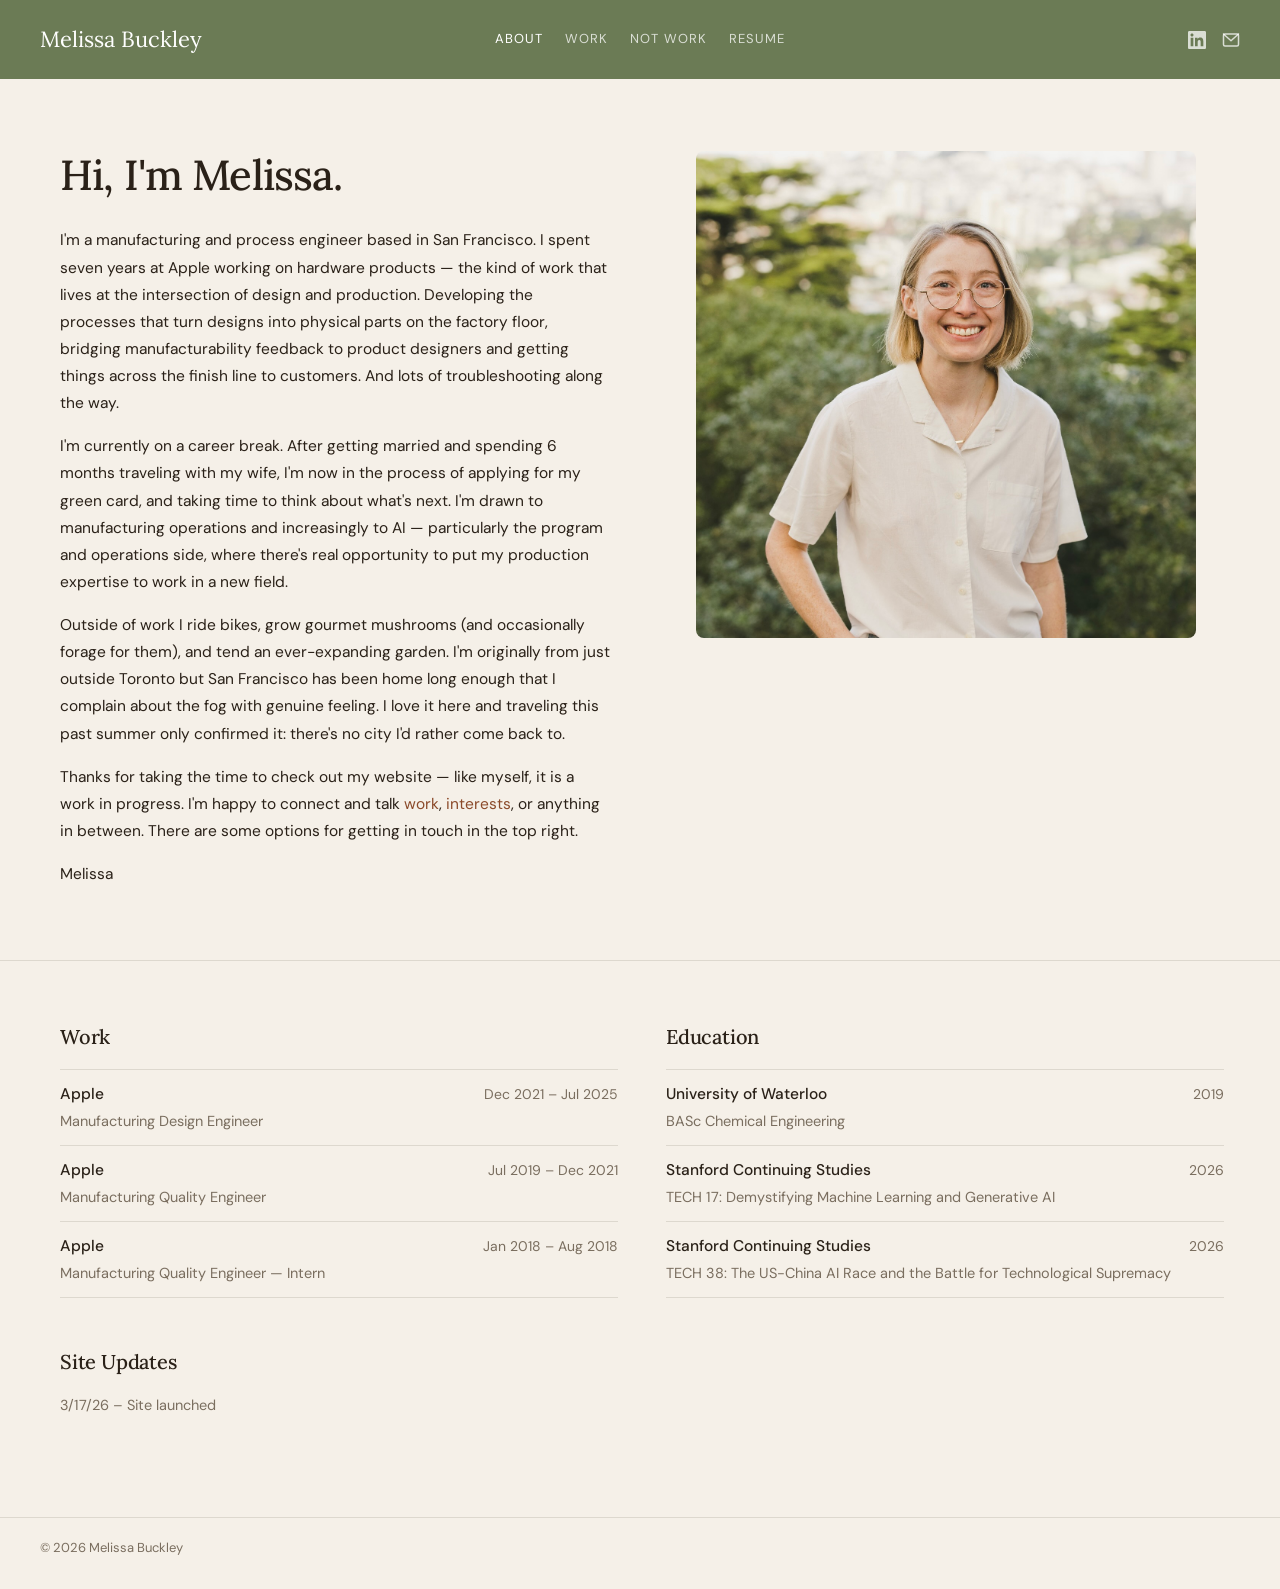
<file: index.html>
<!DOCTYPE html>
<html lang="en">
  <head>
    <meta charset="UTF-8" />
    <meta http-equiv="refresh" content="0; url=pages/about.html" />
    <script>window.location.href = "pages/about.html";</script>
    <title>Melissa Buckley</title>
  </head>
  <body></body>
</html>
</file>
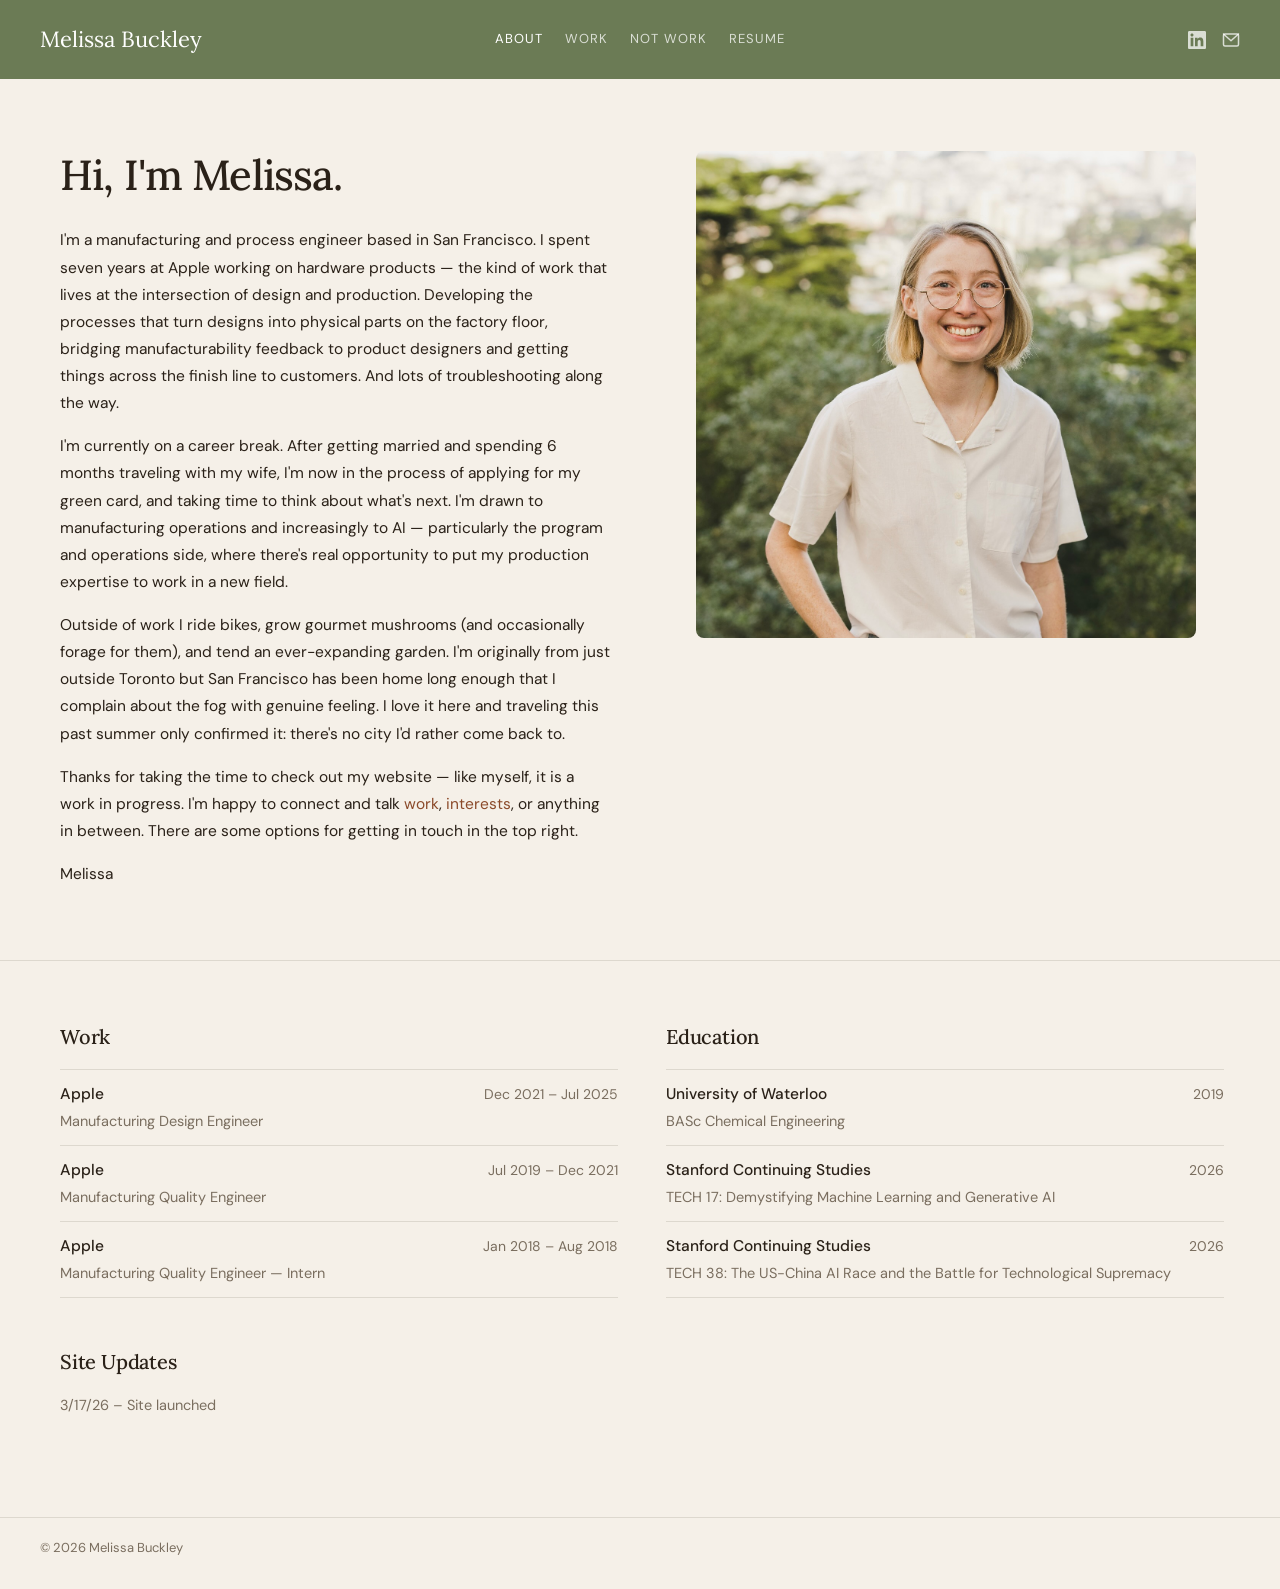
<file: pages/about.html>
<!DOCTYPE html>
<html lang="en">
  <head>
    <meta charset="UTF-8" />
    <meta name="viewport" content="width=device-width, initial-scale=1" />
    <title>Melissa Buckley — About</title>
    <meta
      name="description"
      content="About Melissa Buckley — manufacturing and process engineer based in San Francisco, on a career break and exploring what's next."
    />
    <link
      href="https://fonts.googleapis.com/css2?family=Lora:ital,wght@0,400;0,500;1,400&family=DM+Sans:wght@300;400;500&display=swap"
      rel="stylesheet"
    />
    <link rel="stylesheet" href="../css/style.css" />
  </head>
  <body>
    <header class="site-header">
      <div class="container nav-container">
        <a class="nav-brand" href="about.html">Melissa Buckley</a>
        <nav class="nav-links">
          <a href="about.html">About</a>
          <a href="work.html">Work</a>
          <a href="not-work.html">Not Work</a>
          <a href="../assets/Melissa_Buckley_Resume_2026.pdf" target="_blank" rel="noreferrer">Resume</a>
        </nav>
        <div class="nav-icons">
          <a href="https://www.linkedin.com/in/melissa-buckley-05/" target="_blank" rel="noreferrer" aria-label="LinkedIn">
            <svg width="18" height="18" viewBox="0 0 24 24" fill="currentColor"><path d="M20.447 20.452h-3.554v-5.569c0-1.328-.027-3.037-1.852-3.037-1.853 0-2.136 1.445-2.136 2.939v5.667H9.351V9h3.414v1.561h.046c.477-.9 1.637-1.85 3.37-1.85 3.601 0 4.267 2.37 4.267 5.455v6.286zM5.337 7.433c-1.144 0-2.063-.926-2.063-2.065 0-1.138.92-2.063 2.063-2.063 1.14 0 2.064.925 2.064 2.063 0 1.139-.925 2.065-2.064 2.065zm1.782 13.019H3.555V9h3.564v11.452zM22.225 0H1.771C.792 0 0 .774 0 1.729v20.542C0 23.227.792 24 1.771 24h20.451C23.2 24 24 23.227 24 22.271V1.729C24 .774 23.2 0 22.222 0h.003z"/></svg>
          </a>
          <a href="mailto:melbuckley05@gmail.com" aria-label="Email">
            <svg width="18" height="18" viewBox="0 0 24 24" fill="none" stroke="currentColor" stroke-width="2" stroke-linecap="round" stroke-linejoin="round"><rect x="2" y="4" width="20" height="16" rx="2"/><polyline points="2,4 12,13 22,4"/></svg>
          </a>
        </div>
      </div>
    </header>

    <main>
      <section class="about-hero">
        <div class="about-hero-content">
          <h1 class="about-hero-title">Hi, I'm Melissa.</h1>
          <p>
            I'm a manufacturing and process engineer based in San Francisco. I spent seven years at Apple working on hardware products — the kind of work that lives at the intersection of design and production. Developing the processes that turn designs into physical parts on the factory floor, bridging manufacturability feedback to product designers and getting things across the finish line to customers. And lots of troubleshooting along the way.
          </p>
          <p>
            I'm currently on a career break. After getting married and spending 6 months traveling with my wife, I'm now in the process of applying for my green card, and taking time to think about what's next. I'm drawn to manufacturing operations and increasingly to AI — particularly the program and operations side, where there's real opportunity to put my production expertise to work in a new field.
          </p>
          <p>
            Outside of work I ride bikes, grow gourmet mushrooms (and occasionally forage for them), and tend an ever-expanding garden. I'm originally from just outside Toronto but San Francisco has been home long enough that I complain about the fog with genuine feeling. I love it here and traveling this past summer only confirmed it: there's no city I'd rather come back to.
          </p>
          <p>
            Thanks for taking the time to check out my website — like myself, it is a work in progress. I'm happy to connect and talk <a href="work.html">work</a>, <a href="not-work.html">interests</a>, or anything in between. There are some options for getting in touch in the top right.
          </p>
          <p>Melissa</p>
        </div>
        <div class="about-hero-photo">
          <img src="../assets/melissa-headshot.png" alt="Melissa Buckley" />
        </div>
      </section>

      <section>
        <div class="about-lower">

          <div class="about-summary-grid">

            <div>
              <h4 class="about-summary-heading">Work</h4>
              <div class="about-summary-list">

                <div class="about-summary-item">
                  <div class="about-summary-meta">
                    <span class="about-summary-company">Apple</span>
                    <span class="about-summary-date">Dec 2021 – Jul 2025</span>
                  </div>
                  <div class="about-summary-role">Manufacturing Design Engineer</div>
                </div>

                <div class="about-summary-item">
                  <div class="about-summary-meta">
                    <span class="about-summary-company">Apple</span>
                    <span class="about-summary-date">Jul 2019 – Dec 2021</span>
                  </div>
                  <div class="about-summary-role">Manufacturing Quality Engineer</div>
                </div>

                <div class="about-summary-item">
                  <div class="about-summary-meta">
                    <span class="about-summary-company">Apple</span>
                    <span class="about-summary-date">Jan 2018 – Aug 2018</span>
                  </div>
                  <div class="about-summary-role">Manufacturing Quality Engineer — Intern</div>
                </div>

              </div>
            </div>

            <div>
              <h4 class="about-summary-heading">Education</h4>
              <div class="about-summary-list">

                <div class="about-summary-item">
                  <div class="about-summary-meta">
                    <span class="about-summary-company">University of Waterloo</span>
                    <span class="about-summary-date">2019</span>
                  </div>
                  <div class="about-summary-role">BASc Chemical Engineering</div>
                </div>

                <div class="about-summary-item">
                  <div class="about-summary-meta">
                    <span class="about-summary-company">Stanford Continuing Studies</span>
                    <span class="about-summary-date">2026</span>
                  </div>
                  <div class="about-summary-role">TECH 17: Demystifying Machine Learning and Generative AI</div>
                </div>

                <div class="about-summary-item">
                  <div class="about-summary-meta">
                    <span class="about-summary-company">Stanford Continuing Studies</span>
                    <span class="about-summary-date">2026</span>
                  </div>
                  <div class="about-summary-role">TECH 38: The US-China AI Race and the Battle for Technological Supremacy</div>
                </div>

              </div>
            </div>

          </div>

          <h4 class="about-summary-heading" style="margin-top: 48px;">Site Updates</h4>
          <div class="about-summary-list about-updates" style="max-width: 400px;">
            <div>3/17/26 – Site launched</div>
          </div>

        </div>
      </section>
    </main>

    <footer class="site-footer">
      <div class="container footer-content">
        <span>© 2026 Melissa Buckley</span>
      </div>
    </footer>

    <script src="../js/main.js"></script>
  </body>
</html>
</file>
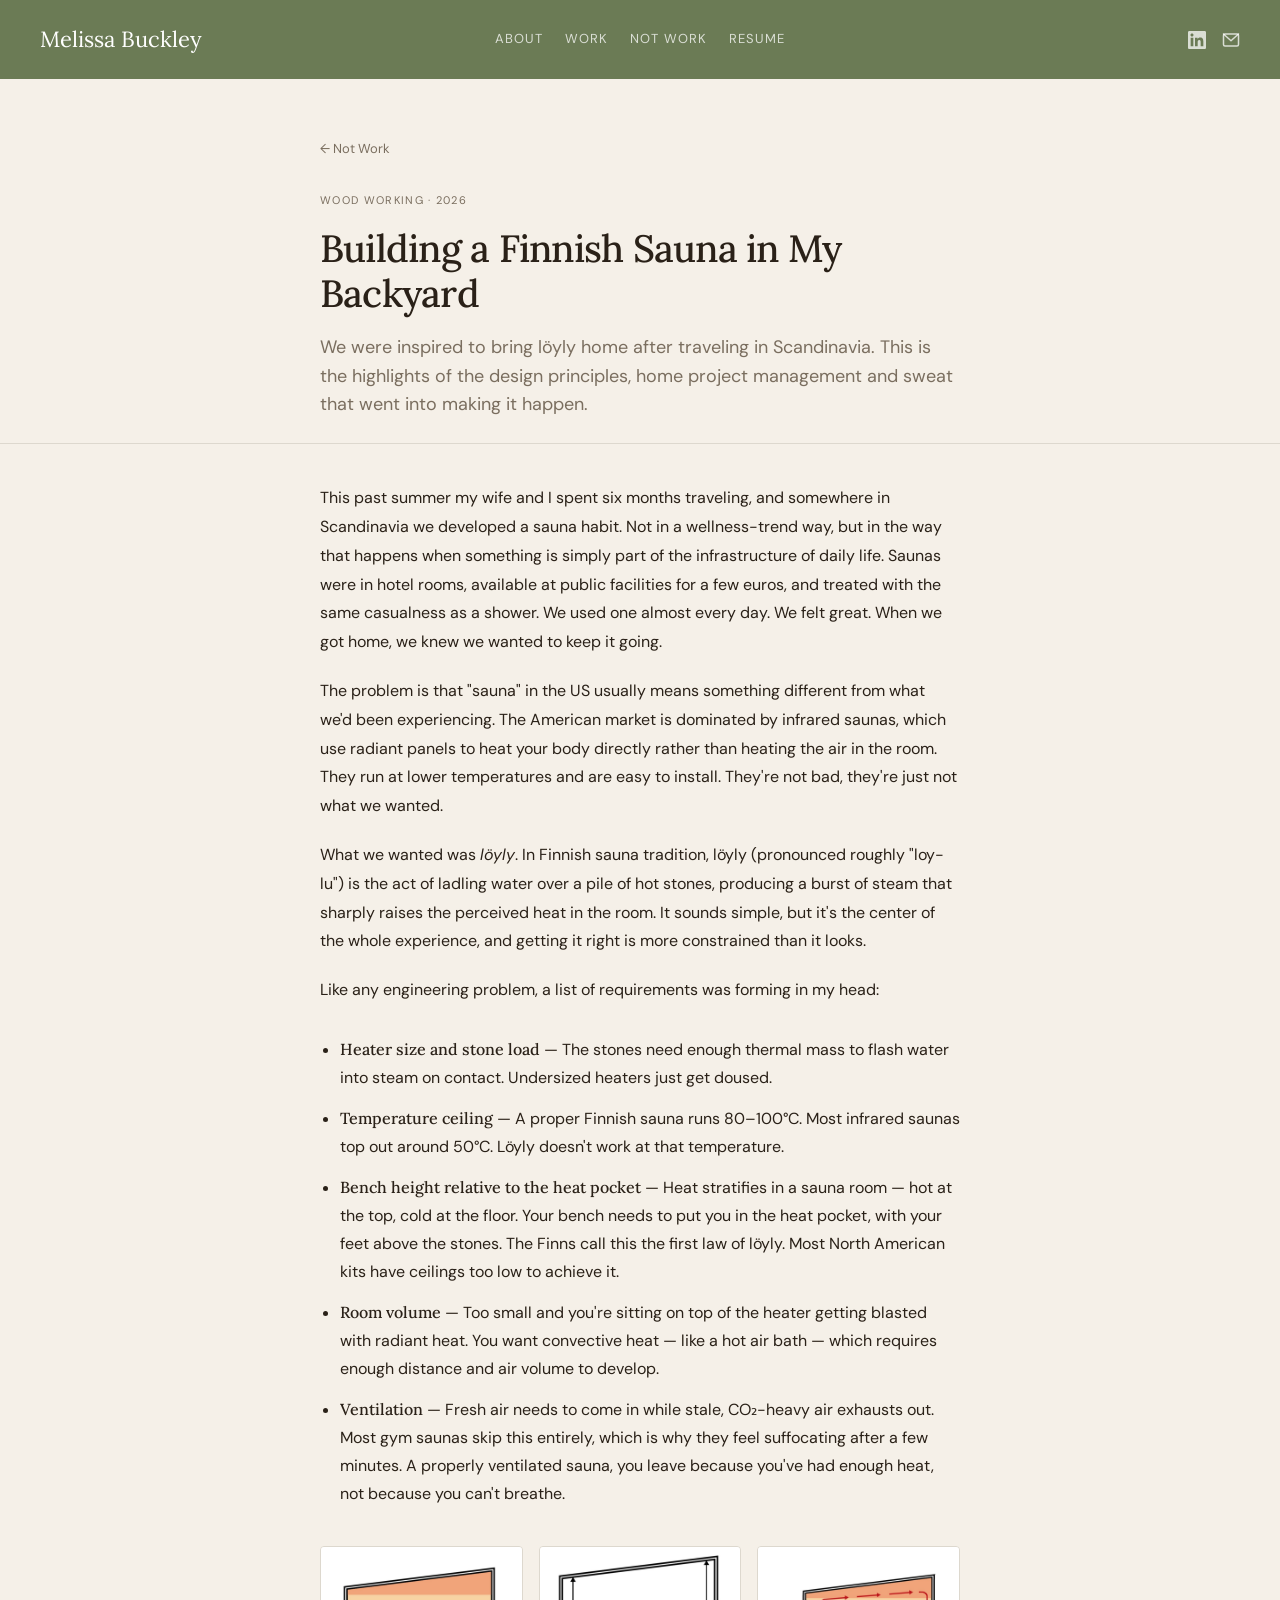
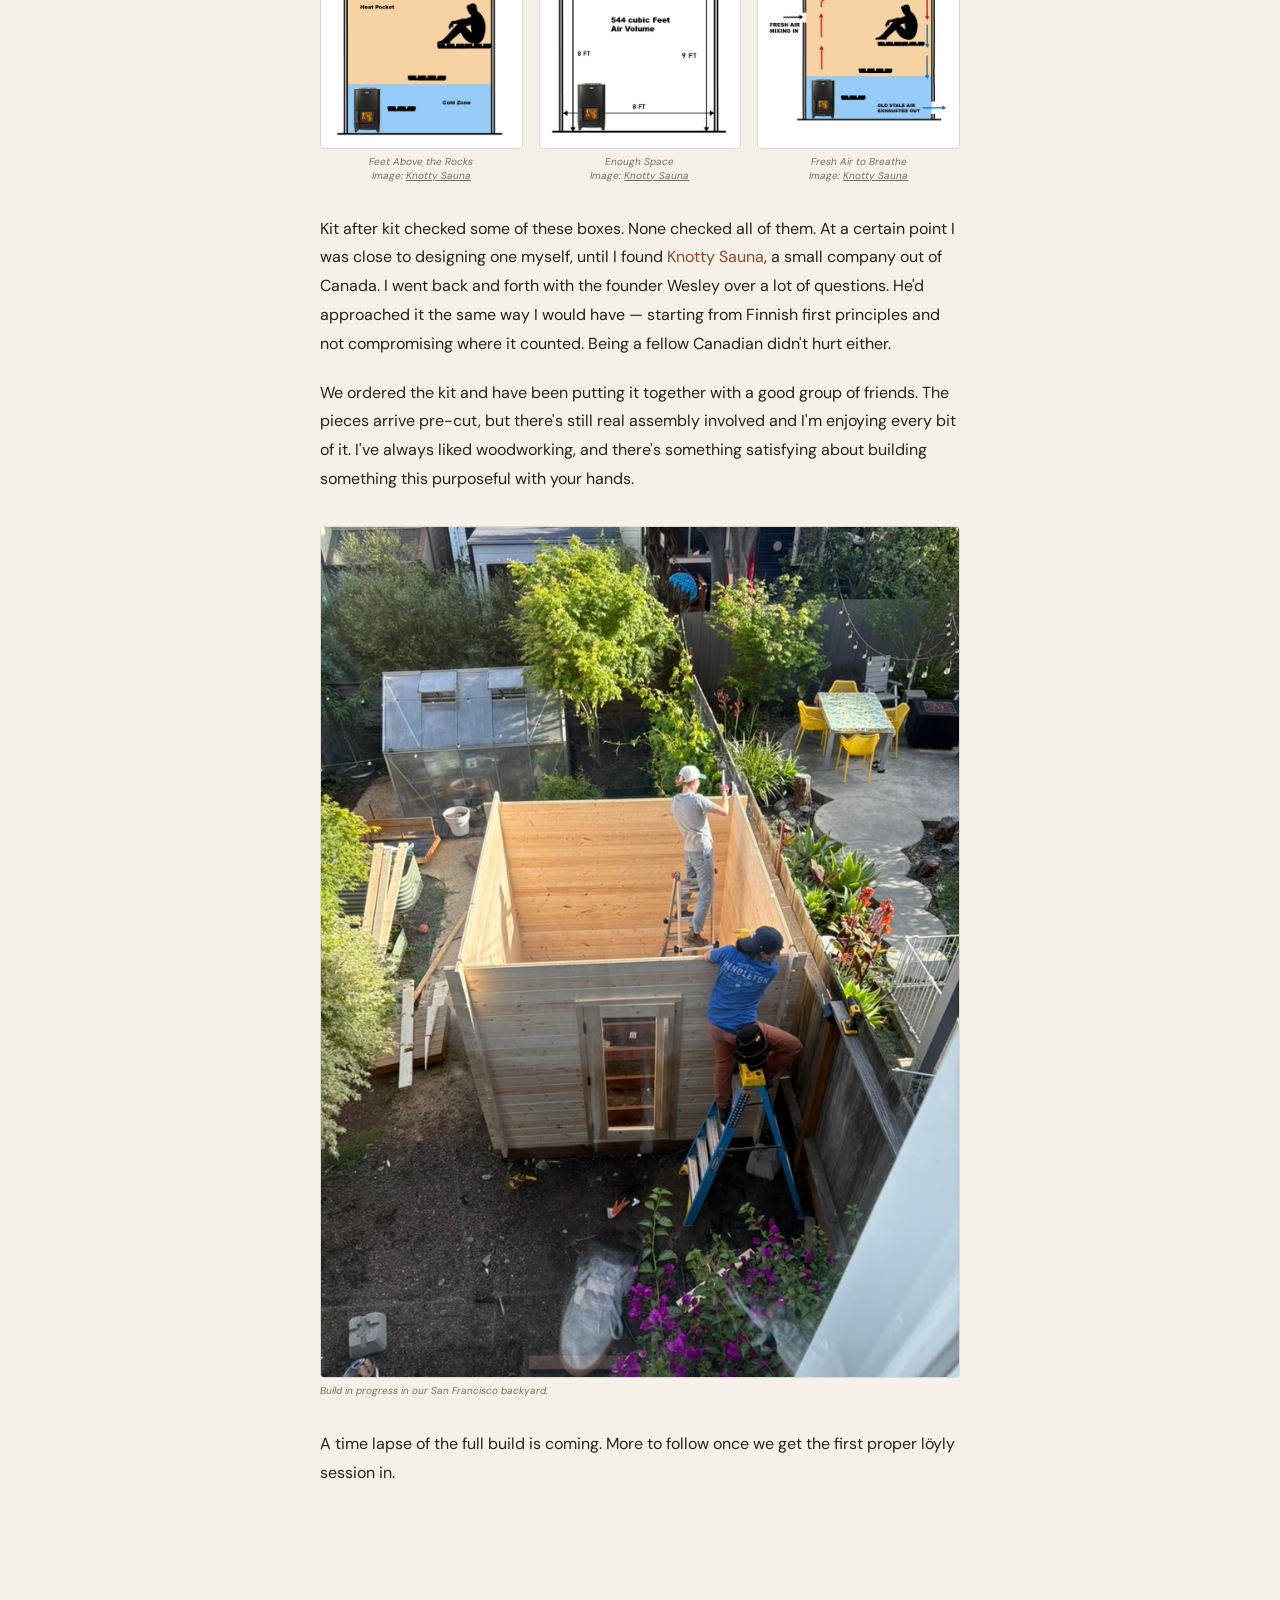
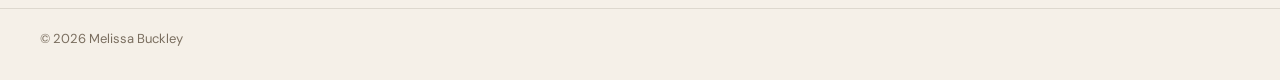
<file: pages/home-sauna-build.html>
<!DOCTYPE html>
<html lang="en">
  <head>
    <meta charset="UTF-8" />
    <meta name="viewport" content="width=device-width, initial-scale=1" />
    <title>Building a Finnish Sauna — Melissa Buckley</title>
    <meta
      name="description"
      content="Six months in Scandinavia, one backyard sauna build in San Francisco. The engineering behind getting löyly right."
    />
    <link
      href="https://fonts.googleapis.com/css2?family=Lora:ital,wght@0,400;0,500;1,400&family=DM+Sans:wght@300;400;500&display=swap"
      rel="stylesheet"
    />
    <link rel="stylesheet" href="../css/style.css" />
    <style>
      .post-header {
        padding: 60px 0 24px;
        border-top: none;
      }

      .post-back {
        font-size: 13px;
        color: var(--color-text-muted);
        margin-bottom: 32px;
        display: block;
      }

      .post-back:hover {
        color: var(--color-accent);
        text-decoration: none;
      }

      .post-eyebrow {
        font-size: 11px;
        text-transform: uppercase;
        letter-spacing: 0.12em;
        color: var(--color-text-muted);
        margin-bottom: 16px;
      }

      .post-headline {
        font-family: var(--font-display);
        font-size: 38px;
        font-weight: 500;
        letter-spacing: -0.02em;
        line-height: 1.2;
        margin-bottom: 16px;
      }

      .post-dek {
        font-size: 18px;
        color: var(--color-text-muted);
        line-height: 1.6;
        margin-bottom: 0;
      }

      /* Post body */
      .post-body {
        padding: 40px 0 60px;
      }

      .post-body p {
        font-size: 16px;
        line-height: 1.8;
        color: var(--color-text);
        margin-bottom: 1.25rem;
        max-width: 640px;
      }

      .post-body h2 {
        font-family: var(--font-display);
        font-size: 24px;
        font-weight: 500;
        margin: 48px 0 16px;
      }

      /* Requirement list */
      .req-list {
        margin: 24px 0 32px;
        padding-left: 20px;
        list-style: disc;
        max-width: 640px;
      }

      .req-list li {
        font-size: 16px;
        line-height: 1.75;
        color: var(--color-text);
        padding: 6px 0;
      }

      .req-label {
        font-family: var(--font-display);
        font-weight: 500;
        display: inline;
      }

      /* Three-up diagram row */
      .diagram-row {
        display: grid;
        grid-template-columns: repeat(3, 1fr);
        gap: 16px;
        margin: 32px 0;
      }

      .diagram-item img {
        width: 100%;
        height: auto;
        display: block;
        border-radius: 4px;
        border: 1px solid var(--color-border-soft);
      }

      .diagram-caption {
        font-size: 10px !important;
        color: var(--color-text-muted) !important;
        font-style: italic !important;
        font-weight: normal !important;
        line-height: 1.4 !important;
        margin-top: 6px !important;
        margin-bottom: 0 !important;
        text-align: center;
      }

      .diagram-credit {
        font-size: 10px !important;
        color: var(--color-text-muted) !important;
        font-style: italic !important;
        font-weight: normal !important;
        line-height: 1.4 !important;
        margin-top: 0 !important;
        margin-bottom: 0 !important;
        text-align: center;
      }

      .diagram-credit a {
        color: var(--color-text-muted);
        text-decoration: underline;
      }

      /* Full-width post image */
      .post-img-wrap {
        margin: 32px 0;
      }

      .post-img-wrap img {
        width: 100%;
        height: auto;
        display: block;
        border-radius: 4px;
        border: 1px solid var(--color-border-soft);
      }

      .post-img-caption {
        font-size: 10px !important;
        color: var(--color-text-muted) !important;
        font-style: italic !important;
        font-weight: normal !important;
        line-height: 1.4 !important;
        margin-top: 6px !important;
        margin-bottom: 0 !important;
      }

      @media (max-width: 640px) {
        .post-headline {
          font-size: 28px;
        }
        .diagram-row {
          grid-template-columns: 1fr;
        }
      }
    </style>
  </head>
  <body>
    <header class="site-header">
      <div class="container nav-container">
        <a class="nav-brand" href="about.html">Melissa Buckley</a>
        <nav class="nav-links">
          <a href="about.html">About</a>
          <a href="work.html">Work</a>
          <a href="not-work.html">Not Work</a>
          <a href="../assets/Melissa_Buckley_Resume_2026.pdf" target="_blank" rel="noreferrer">Resume</a>
        </nav>
        <div class="nav-icons">
          <a href="https://www.linkedin.com/in/melissa-buckley-05/" target="_blank" rel="noreferrer" aria-label="LinkedIn">
            <svg width="18" height="18" viewBox="0 0 24 24" fill="currentColor"><path d="M20.447 20.452h-3.554v-5.569c0-1.328-.027-3.037-1.852-3.037-1.853 0-2.136 1.445-2.136 2.939v5.667H9.351V9h3.414v1.561h.046c.477-.9 1.637-1.85 3.37-1.85 3.601 0 4.267 2.37 4.267 5.455v6.286zM5.337 7.433c-1.144 0-2.063-.926-2.063-2.065 0-1.138.92-2.063 2.063-2.063 1.14 0 2.064.925 2.064 2.063 0 1.139-.925 2.065-2.064 2.065zm1.782 13.019H3.555V9h3.564v11.452zM22.225 0H1.771C.792 0 0 .774 0 1.729v20.542C0 23.227.792 24 1.771 24h20.451C23.2 24 24 23.227 24 22.271V1.729C24 .774 23.2 0 22.222 0h.003z"/></svg>
          </a>
          <a href="mailto:melbuckley05@gmail.com" aria-label="Email">
            <svg width="18" height="18" viewBox="0 0 24 24" fill="none" stroke="currentColor" stroke-width="2" stroke-linecap="round" stroke-linejoin="round"><rect x="2" y="4" width="20" height="16" rx="2"/><polyline points="2,4 12,13 22,4"/></svg>
          </a>
        </div>
      </div>
    </header>

    <main>
      <section class="post-header">
        <div class="container">
          <a href="not-work.html" class="post-back">← Not Work</a>
          <p class="post-eyebrow">Wood Working · 2026</p>
          <h1 class="post-headline">Building a Finnish Sauna in My Backyard</h1>
          <p class="post-dek">We were inspired to bring löyly home after traveling in Scandinavia. This is the highlights of the design principles, home project management and sweat that went into making it happen.</p>
        </div>
      </section>

      <section class="post-body">
        <div class="container">

          <p>
            This past summer my wife and I spent six months traveling, and somewhere in Scandinavia we developed a sauna habit. Not in a wellness-trend way, but in the way that happens when something is simply part of the infrastructure of daily life. Saunas were in hotel rooms, available at public facilities for a few euros, and treated with the same casualness as a shower. We used one almost every day. We felt great. When we got home, we knew we wanted to keep it going.
          </p>

          <p>
            The problem is that "sauna" in the US usually means something different from what we'd been experiencing. The American market is dominated by infrared saunas, which use radiant panels to heat your body directly rather than heating the air in the room. They run at lower temperatures and are easy to install. They're not bad, they're just not what we wanted.
          </p>

          <p>
            What we wanted was <em>löyly</em>. In Finnish sauna tradition, löyly (pronounced roughly "loy-lu") is the act of ladling water over a pile of hot stones, producing a burst of steam that sharply raises the perceived heat in the room. It sounds simple, but it's the center of the whole experience, and getting it right is more constrained than it looks.
          </p>

          <p>Like any engineering problem, a list of requirements was forming in my head:</p>

          <ul class="req-list">
            <li><span class="req-label">Heater size and stone load</span> — The stones need enough thermal mass to flash water into steam on contact. Undersized heaters just get doused.</li>
            <li><span class="req-label">Temperature ceiling</span> — A proper Finnish sauna runs 80–100°C. Most infrared saunas top out around 50°C. Löyly doesn't work at that temperature.</li>
            <li><span class="req-label">Bench height relative to the heat pocket</span> — Heat stratifies in a sauna room — hot at the top, cold at the floor. Your bench needs to put you in the heat pocket, with your feet above the stones. The Finns call this the first law of löyly. Most North American kits have ceilings too low to achieve it.</li>
            <li><span class="req-label">Room volume</span> — Too small and you're sitting on top of the heater getting blasted with radiant heat. You want convective heat — like a hot air bath — which requires enough distance and air volume to develop.</li>
            <li><span class="req-label">Ventilation</span> — Fresh air needs to come in while stale, CO₂-heavy air exhausts out. Most gym saunas skip this entirely, which is why they feel suffocating after a few minutes. A properly ventilated sauna, you leave because you've had enough heat, not because you can't breathe.</li>
          </ul>

          <div class="diagram-row">
            <div class="diagram-item">
              <img src="../assets/sauna/sauna-diagram-bench-height.png" alt="Diagram showing heat pocket at top and cold zone at floor, with bather on upper bench" />
              <p class="diagram-caption">Feet Above the Rocks</p>
              <p class="diagram-credit">Image: <a href="https://knottysauna.com" target="_blank" rel="noreferrer">Knotty Sauna</a></p>
            </div>
            <div class="diagram-item">
              <img src="../assets/sauna/sauna-diagram-room-size.png" alt="Diagram showing 544 cubic feet of air volume in an 8x8x9 ft sauna" />
              <p class="diagram-caption">Enough Space</p>
              <p class="diagram-credit">Image: <a href="https://knottysauna.com" target="_blank" rel="noreferrer">Knotty Sauna</a></p>
            </div>
            <div class="diagram-item">
              <img src="../assets/sauna/sauna-diagram-ventilation.png" alt="Diagram showing fresh air mixing in at top and stale air exhausted at floor" />
              <p class="diagram-caption">Fresh Air to Breathe</p>
              <p class="diagram-credit">Image: <a href="https://knottysauna.com" target="_blank" rel="noreferrer">Knotty Sauna</a></p>
            </div>
          </div>

          <p>
            Kit after kit checked some of these boxes. None checked all of them. At a certain point I was close to designing one myself, until I found <a href="https://knottysauna.com" target="_blank" rel="noreferrer">Knotty Sauna</a>, a small company out of Canada. I went back and forth with the founder Wesley over a lot of questions. He'd approached it the same way I would have — starting from Finnish first principles and not compromising where it counted. Being a fellow Canadian didn't hurt either.
          </p>

          <p>
            We ordered the kit and have been putting it together with a good group of friends. The pieces arrive pre-cut, but there's still real assembly involved and I'm enjoying every bit of it. I've always liked woodworking, and there's something satisfying about building something this purposeful with your hands.
          </p>

          <div class="post-img-wrap">
            <img src="../assets/sauna/sauna-build-progress.jpg" alt="Sauna build in progress in San Francisco backyard" />
            <p class="post-img-caption">Build in progress in our San Francisco backyard.</p>
          </div>

          <p>
            A time lapse of the full build is coming. More to follow once we get the first proper löyly session in.
          </p>

        </div>
      </section>
    </main>

    <footer class="site-footer">
      <div class="container footer-content">
        <span>© 2026 Melissa Buckley</span>
      </div>
    </footer>

    <script src="../js/main.js"></script>
  </body>
</html>
</file>
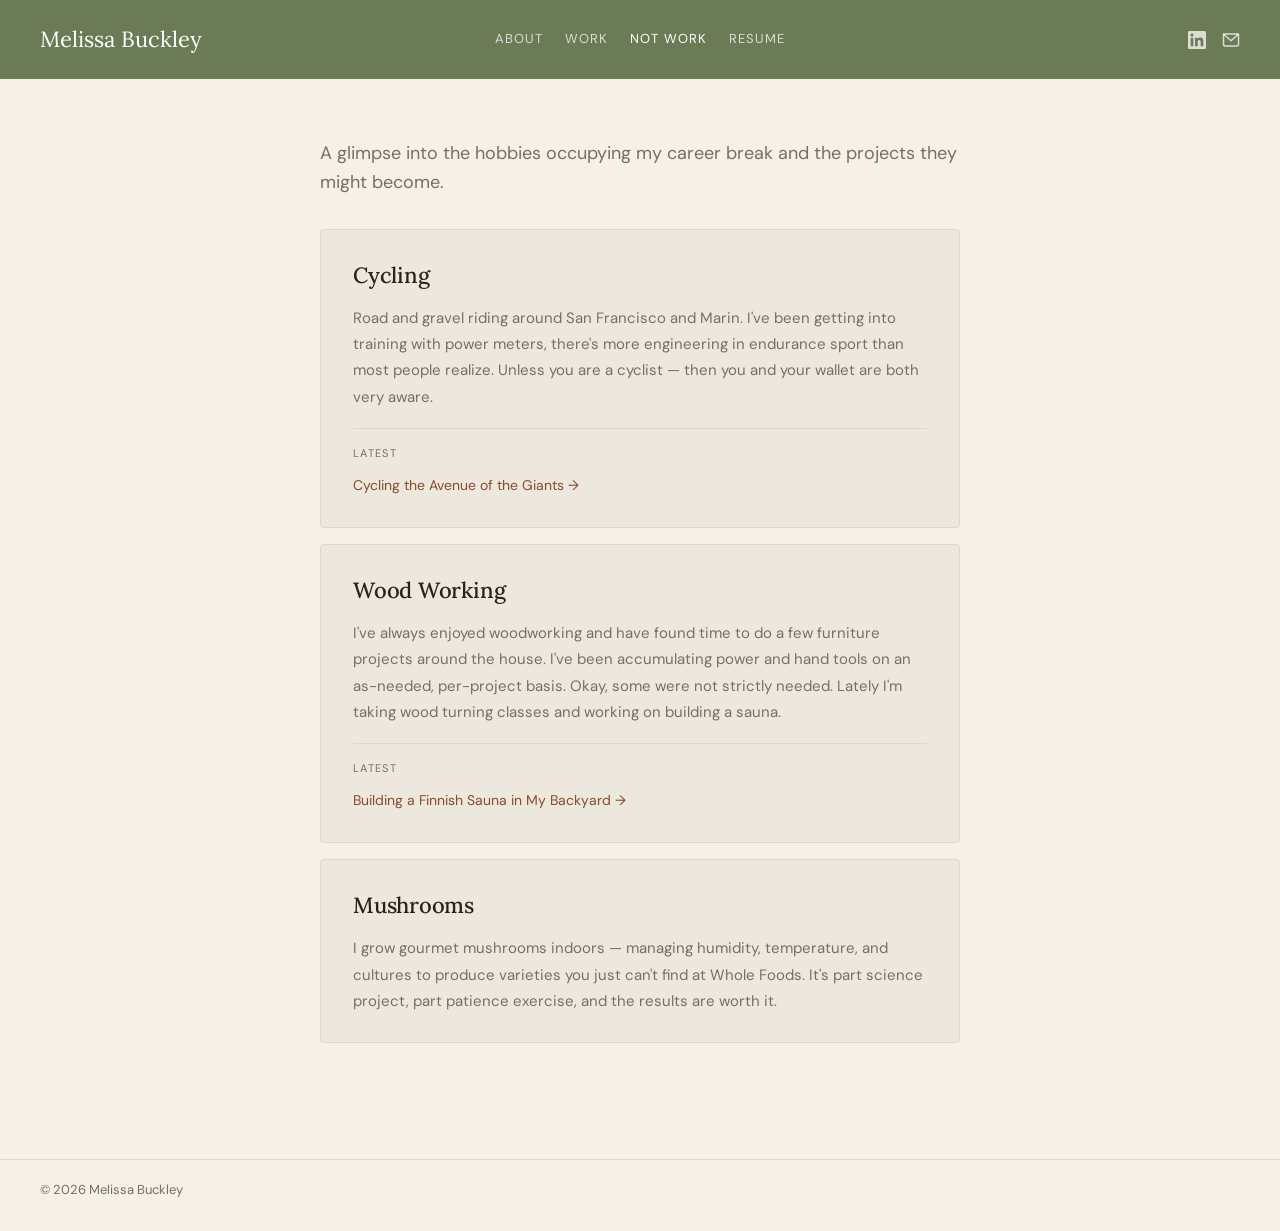
<file: pages/not-work.html>
<!DOCTYPE html>
<html lang="en">
  <head>
    <meta charset="UTF-8" />
    <meta name="viewport" content="width=device-width, initial-scale=1" />
    <title>Melissa Buckley — Not Work</title>
    <meta
      name="description"
      content="Cycling, woodworking, mushrooms, and other things Melissa Buckley does because she wants to."
    />
    <link
      href="https://fonts.googleapis.com/css2?family=Lora:ital,wght@0,400;0,500;1,400&family=DM+Sans:wght@300;400;500&display=swap"
      rel="stylesheet"
    />
    <link rel="stylesheet" href="../css/style.css" />
    <style>
      .hobby-block {
        background: var(--color-surface);
        border: 1px solid var(--color-border-soft);
        border-radius: 4px;
        padding: 28px 32px;
        margin-bottom: 16px;
      }

      .hobby-title {
        font-family: var(--font-display);
        font-size: 22px;
        font-weight: 500;
        margin-bottom: 12px;
      }

      .hobby-desc {
        font-size: 15px;
        line-height: 1.75;
        color: var(--color-text-muted);
        max-width: 580px;
      }

      .hobby-posts {
        margin-top: 18px;
        padding-top: 16px;
        border-top: 1px solid var(--color-border-soft);
      }

      .hobby-posts-label {
        font-size: 11px;
        text-transform: uppercase;
        letter-spacing: 0.12em;
        color: var(--color-text-muted);
        margin-bottom: 8px;
      }

      .hobby-post-link {
        display: block;
        font-size: 14px;
        color: var(--color-accent);
        padding: 3px 0;
      }

      .hobby-post-link:hover {
        text-decoration: underline;
      }
    </style>
  </head>
  <body>
    <header class="site-header">
      <div class="container nav-container">
        <a class="nav-brand" href="about.html">Melissa Buckley</a>
        <nav class="nav-links">
          <a href="about.html">About</a>
          <a href="work.html">Work</a>
          <a href="not-work.html">Not Work</a>
          <a href="../assets/Melissa_Buckley_Resume_2026.pdf" target="_blank" rel="noreferrer">Resume</a>
        </nav>
        <div class="nav-icons">
          <a href="https://www.linkedin.com/in/melissa-buckley-05/" target="_blank" rel="noreferrer" aria-label="LinkedIn">
            <svg width="18" height="18" viewBox="0 0 24 24" fill="currentColor"><path d="M20.447 20.452h-3.554v-5.569c0-1.328-.027-3.037-1.852-3.037-1.853 0-2.136 1.445-2.136 2.939v5.667H9.351V9h3.414v1.561h.046c.477-.9 1.637-1.85 3.37-1.85 3.601 0 4.267 2.37 4.267 5.455v6.286zM5.337 7.433c-1.144 0-2.063-.926-2.063-2.065 0-1.138.92-2.063 2.063-2.063 1.14 0 2.064.925 2.064 2.063 0 1.139-.925 2.065-2.064 2.065zm1.782 13.019H3.555V9h3.564v11.452zM22.225 0H1.771C.792 0 0 .774 0 1.729v20.542C0 23.227.792 24 1.771 24h20.451C23.2 24 24 23.227 24 22.271V1.729C24 .774 23.2 0 22.222 0h.003z"/></svg>
          </a>
          <a href="mailto:melbuckley05@gmail.com" aria-label="Email">
            <svg width="18" height="18" viewBox="0 0 24 24" fill="none" stroke="currentColor" stroke-width="2" stroke-linecap="round" stroke-linejoin="round"><rect x="2" y="4" width="20" height="16" rx="2"/><polyline points="2,4 12,13 22,4"/></svg>
          </a>
        </div>
      </div>
    </header>

    <main>
      <section>
        <div class="container">
          <p class="page-subtitle" style="margin-bottom: 32px;">
            A glimpse into the hobbies occupying my career break and the projects they might become.
          </p>

          <!-- Cycling -->
          <div class="hobby-block">
            <h2 class="hobby-title">Cycling</h2>
            <p class="hobby-desc">
              Road and gravel riding around San Francisco and Marin. I've been
              getting into training with power meters, there's more engineering
              in endurance sport than most people realize. Unless you are a
              cyclist — then you and your wallet are both very aware.
            </p>
            <div class="hobby-posts">
              <p class="hobby-posts-label">Latest</p>
              <a href="avenue-of-the-giants.html" class="hobby-post-link">Cycling the Avenue of the Giants →</a>
            </div>
          </div>

          <!-- Wood Working -->
          <div class="hobby-block">
            <h2 class="hobby-title">Wood Working</h2>
            <p class="hobby-desc">
              I've always enjoyed woodworking and have found time to do a few
              furniture projects around the house. I've been accumulating power
              and hand tools on an as-needed, per-project basis. Okay, some were
              not strictly needed. Lately I'm taking wood turning classes and
              working on building a sauna.
            </p>
            <div class="hobby-posts">
              <p class="hobby-posts-label">Latest</p>
              <a href="home-sauna-build.html" class="hobby-post-link">Building a Finnish Sauna in My Backyard →</a>
            </div>
          </div>

          <!-- Mushrooms -->
          <div class="hobby-block">
            <h2 class="hobby-title">Mushrooms</h2>
            <p class="hobby-desc">
              I grow gourmet mushrooms indoors — managing humidity, temperature,
              and cultures to produce varieties you just can't find at Whole Foods.
              It's part science project, part patience exercise, and the results
              are worth it.
            </p>
          </div>

        </div>
      </section>
    </main>

    <footer class="site-footer">
      <div class="container footer-content">
        <span>© 2026 Melissa Buckley</span>
      </div>
    </footer>

    <script src="../js/main.js"></script>
  </body>
</html>
</file>
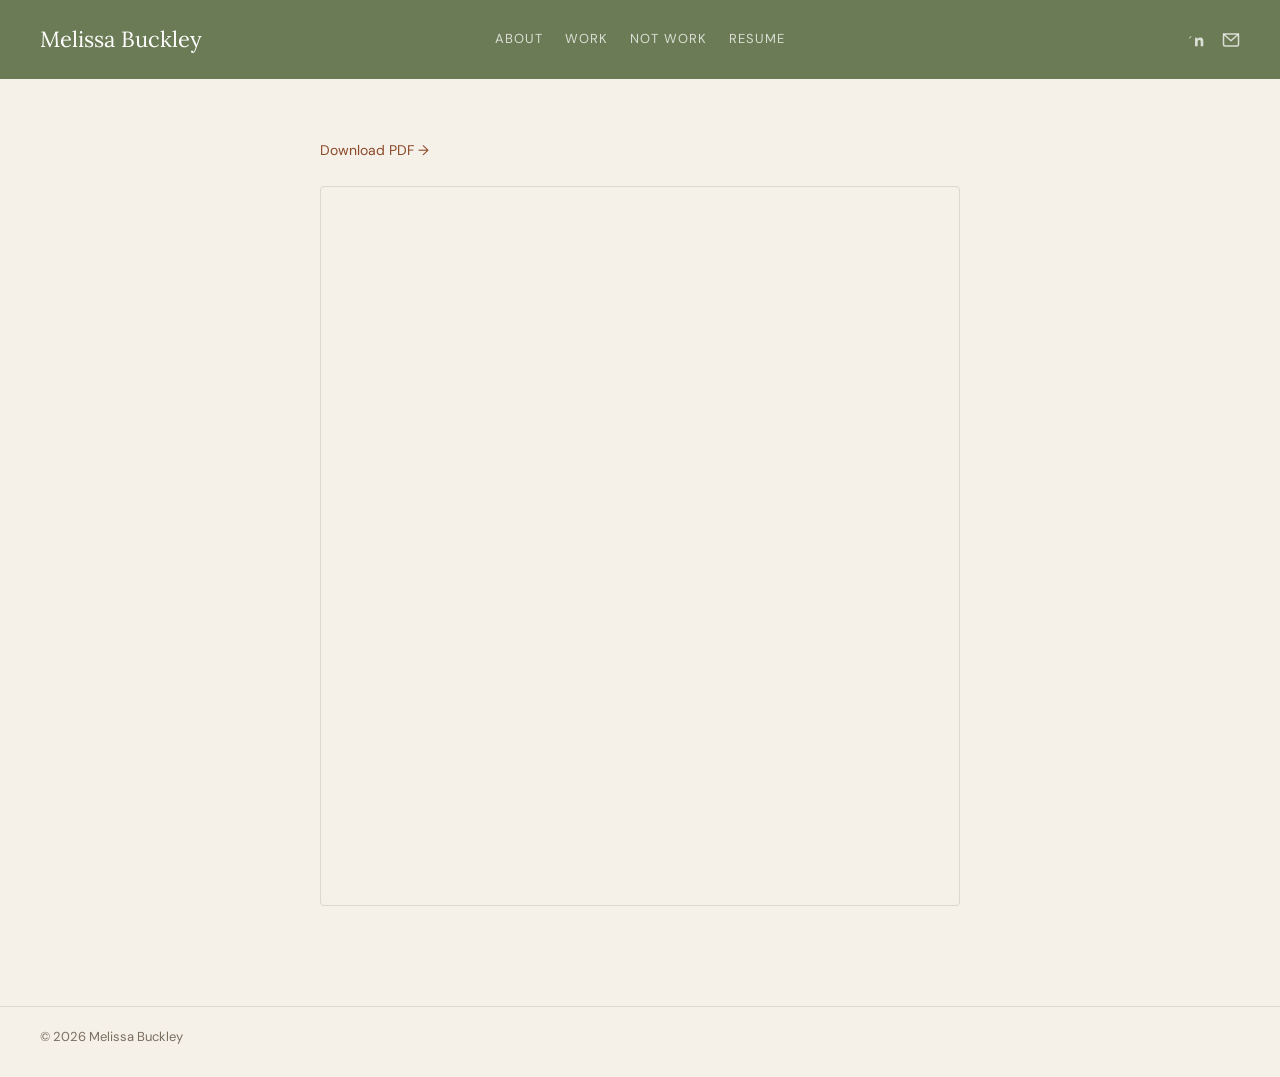
<file: pages/resume.html>
<!DOCTYPE html>
<html lang="en">
  <head>
    <meta charset="UTF-8" />
    <meta name="viewport" content="width=device-width, initial-scale=1" />
    <title>Melissa Buckley — Resume</title>
    <meta
      name="description"
      content="Resume of Melissa Buckley — manufacturing and process engineer based in San Francisco."
    />
    <link
      href="https://fonts.googleapis.com/css2?family=Lora:ital,wght@0,400;0,500;1,400&family=DM+Sans:wght@300;400;500&display=swap"
      rel="stylesheet"
    />
    <link rel="stylesheet" href="../css/style.css" />
    <style>
      .resume-embed-wrap {
        width: 100%;
        margin-top: 24px;
      }
      .resume-embed-wrap iframe {
        width: 100%;
        height: 80vh;
        border: 1px solid var(--color-border-soft);
        border-radius: 4px;
        display: block;
      }
      .resume-download {
        font-size: 14px;
      }
    </style>
  </head>
  <body>
    <header class="site-header">
      <div class="container nav-container">
        <a class="nav-brand" href="about.html">Melissa Buckley</a>
        <nav class="nav-links">
          <a href="about.html">About</a>
          <a href="work.html">Work</a>
          <a href="not-work.html">Not Work</a>
          <a href="../assets/Melissa_Buckley_Resume_2026.pdf" target="_blank" rel="noreferrer">Resume</a>
        </nav>
        <div class="nav-icons">
          <a href="https://www.linkedin.com/in/melissa-buckley-05/" target="_blank" rel="noreferrer" aria-label="LinkedIn">
            <svg width="18" height="18" viewBox="0 0 24 24" fill="currentColor"><path d="M20.447 20.452h-3.554v-5.569c0-1.328-.027-3.037-1.852-3.037-1.853 0-2.136 1.445-2.136 2.939v5.667H9.351V9h3.414v1.561h.046c.477-.9 1.637-1.85 3.37-1.85 3.601 0 4.267 2.37 4.267 5.455v6.286zM5.337 7.433c-1.144 0-2.063-.926-2.065 0-1.138.92-2.063 2.063-2.063 1.14 0 2.064.925 2.064 2.063 0 1.139-.925 2.065-2.064 2.065zm1.782 13.019H3.555V9h3.564v11.452zM22.225 0H1.771C.792 0 0 .774 0 1.729v20.542C0 23.227.792 24 1.771 24h20.451C23.2 24 24 23.227 24 22.271V1.729C24 .774 23.2 0 22.222 0h.003z"/></svg>
          </a>
          <a href="mailto:melbuckley05@gmail.com" aria-label="Email">
            <svg width="18" height="18" viewBox="0 0 24 24" fill="none" stroke="currentColor" stroke-width="2" stroke-linecap="round" stroke-linejoin="round"><rect x="2" y="4" width="20" height="16" rx="2"/><polyline points="2,4 12,13 22,4"/></svg>
          </a>
        </div>
      </div>
    </header>

    <main>
      <section>
        <div class="container">
          <p class="resume-download">
            <a href="../assets/Melissa_Buckley_Resume_2026.pdf" download>Download PDF →</a>
          </p>
          <div class="resume-embed-wrap">
            <iframe src="../assets/Melissa_Buckley_Resume_2026.pdf" title="Melissa Buckley Resume"></iframe>
          </div>
        </div>
      </section>
    </main>

    <footer class="site-footer">
      <div class="container footer-content">
        <span>© 2026 Melissa Buckley</span>
      </div>
    </footer>

    <script src="../js/main.js"></script>
  </body>
</html>
</file>
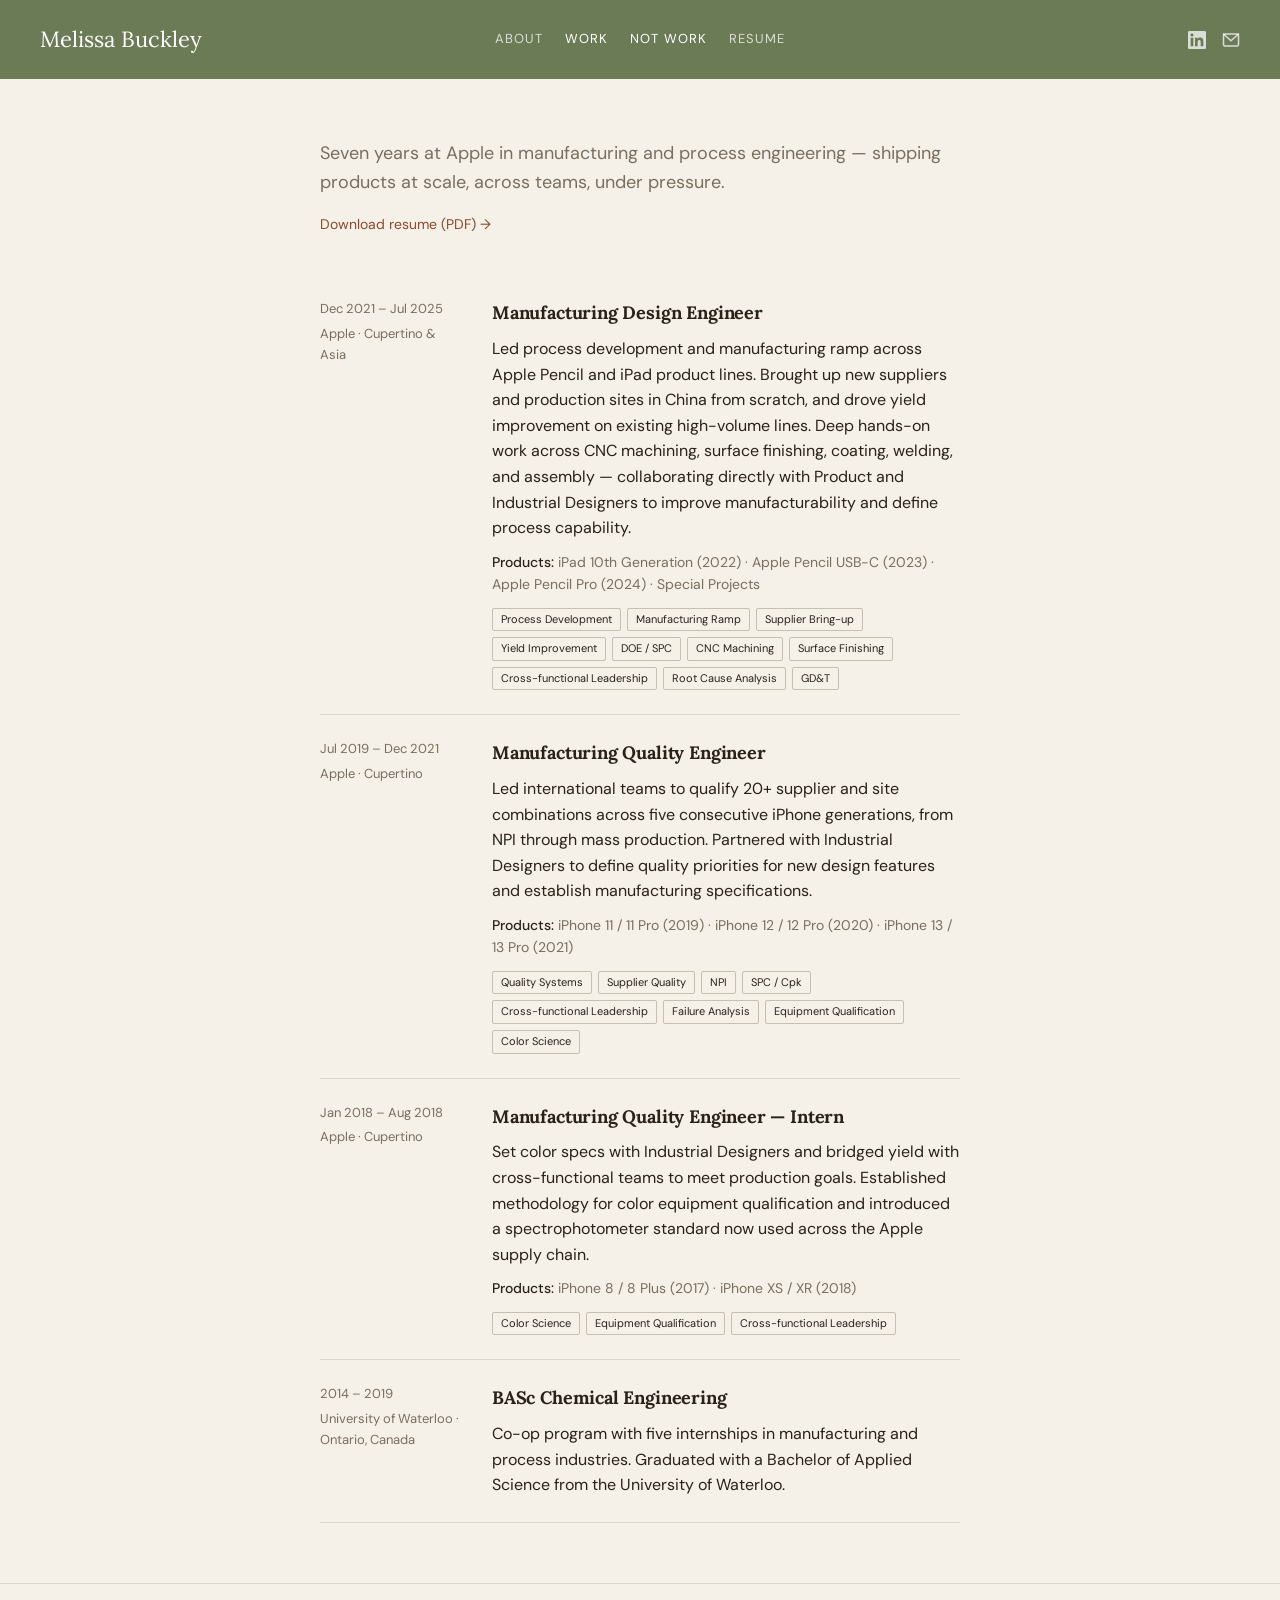
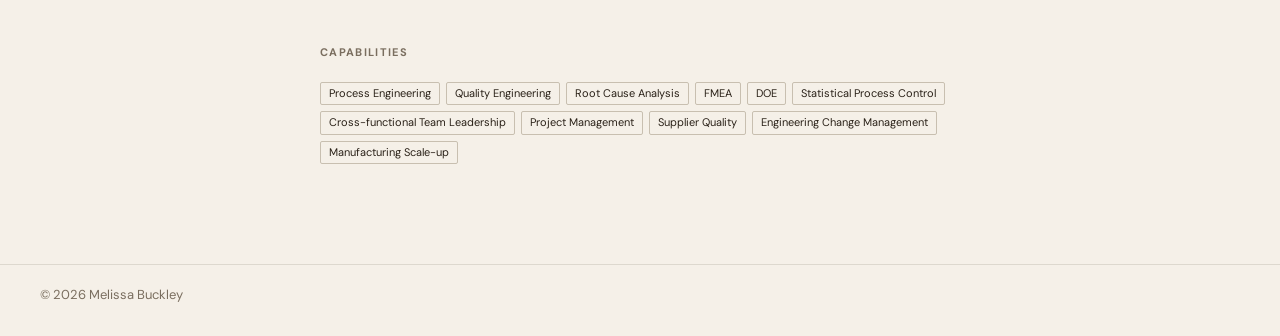
<file: pages/work.html>
<!DOCTYPE html>
<html lang="en">
  <head>
    <meta charset="UTF-8" />
    <meta name="viewport" content="width=device-width, initial-scale=1" />
    <title>Melissa Buckley — Work</title>
    <meta
      name="description"
      content="Work history of Melissa Buckley — manufacturing and process engineer with seven years at Apple and a background in chemical engineering."
    />
    <link
      href="https://fonts.googleapis.com/css2?family=Lora:ital,wght@0,400;0,500;1,400&family=DM+Sans:wght@300;400;500&display=swap"
      rel="stylesheet"
    />
    <link rel="stylesheet" href="../css/style.css" />
  </head>
  <body>
    <header class="site-header">
      <div class="container nav-container">
        <a class="nav-brand" href="about.html">Melissa Buckley</a>
        <nav class="nav-links">
          <a href="about.html">About</a>
          <a href="work.html">Work</a>
          <a href="not-work.html">Not Work</a>
          <a href="../assets/Melissa_Buckley_Resume_2026.pdf" target="_blank" rel="noreferrer">Resume</a>
        </nav>
        <div class="nav-icons">
          <a href="https://www.linkedin.com/in/melissa-buckley-05/" target="_blank" rel="noreferrer" aria-label="LinkedIn">
            <svg width="18" height="18" viewBox="0 0 24 24" fill="currentColor"><path d="M20.447 20.452h-3.554v-5.569c0-1.328-.027-3.037-1.852-3.037-1.853 0-2.136 1.445-2.136 2.939v5.667H9.351V9h3.414v1.561h.046c.477-.9 1.637-1.85 3.37-1.85 3.601 0 4.267 2.37 4.267 5.455v6.286zM5.337 7.433c-1.144 0-2.063-.926-2.063-2.065 0-1.138.92-2.063 2.063-2.063 1.14 0 2.064.925 2.064 2.063 0 1.139-.925 2.065-2.064 2.065zm1.782 13.019H3.555V9h3.564v11.452zM22.225 0H1.771C.792 0 0 .774 0 1.729v20.542C0 23.227.792 24 1.771 24h20.451C23.2 24 24 23.227 24 22.271V1.729C24 .774 23.2 0 22.222 0h.003z"/></svg>
          </a>
          <a href="mailto:melbuckley05@gmail.com" aria-label="Email">
            <svg width="18" height="18" viewBox="0 0 24 24" fill="none" stroke="currentColor" stroke-width="2" stroke-linecap="round" stroke-linejoin="round"><rect x="2" y="4" width="20" height="16" rx="2"/><polyline points="2,4 12,13 22,4"/></svg>
          </a>
        </div>
      </div>
    </header>

    <main>
      <section>
        <div class="container">
          <p class="page-subtitle" style="margin-bottom: 16px;">
            Seven years at Apple in manufacturing and process engineering —
            shipping products at scale, across teams, under pressure.
          </p>
          <p class="resume-link" style="margin-bottom: 40px;">
            <!-- TODO: Replace with real resume PDF -->
            <a href="../assets/Melissa_Buckley_Resume_2026.pdf" target="_blank" rel="noreferrer">Download resume (PDF) →</a>
          </p>
          <div class="work-item">
            <div class="work-meta">
              <div class="work-meta-time">Dec 2021 – Jul 2025</div>
              <div class="work-meta-place">Apple · Cupertino &amp; Asia</div>
            </div>
            <div class="work-content">
              <h3>Manufacturing Design Engineer</h3>
              <p>
                Led process development and manufacturing ramp across Apple Pencil
                and iPad product lines. Brought up new suppliers and production
                sites in China from scratch, and drove yield improvement on
                existing high-volume lines. Deep hands-on work across CNC
                machining, surface finishing, coating, welding, and assembly —
                collaborating directly with Product and Industrial Designers to
                improve manufacturability and define process capability.
              </p>
              <p class="work-products">
                <span class="work-products-label">Products:</span>
                iPad 10th Generation (2022) · Apple Pencil USB-C (2023) · Apple
                Pencil Pro (2024) · Special Projects
              </p>
              <div class="tags">
                <span class="tag">Process Development</span>
                <span class="tag">Manufacturing Ramp</span>
                <span class="tag">Supplier Bring-up</span>
                <span class="tag">Yield Improvement</span>
                <span class="tag">DOE / SPC</span>
                <span class="tag">CNC Machining</span>
                <span class="tag">Surface Finishing</span>
                <span class="tag">Cross-functional Leadership</span>
                <span class="tag">Root Cause Analysis</span>
                <span class="tag">GD&amp;T</span>
              </div>
              <!--
                TODO: Optional product photos (only from apple.com / official marketing pages).
                <div class="work-media">
                  <img src="../assets/..." alt="..." />
                </div>
              -->
            </div>
          </div>

          <div class="work-item">
            <div class="work-meta">
              <div class="work-meta-time">Jul 2019 – Dec 2021</div>
              <div class="work-meta-place">Apple · Cupertino</div>
            </div>
            <div class="work-content">
              <h3>Manufacturing Quality Engineer</h3>
              <p>
                Led international teams to qualify 20+ supplier and site
                combinations across five consecutive iPhone generations, from NPI
                through mass production. Partnered with Industrial Designers to
                define quality priorities for new design features and establish
                manufacturing specifications.
              </p>
              <p class="work-products">
                <span class="work-products-label">Products:</span>
                iPhone 11 / 11 Pro (2019) · iPhone 12 / 12 Pro (2020) · iPhone 13 / 13 Pro (2021)
              </p>
              <div class="tags">
                <span class="tag">Quality Systems</span>
                <span class="tag">Supplier Quality</span>
                <span class="tag">NPI</span>
                <span class="tag">SPC / Cpk</span>
                <span class="tag">Cross-functional Leadership</span>
                <span class="tag">Failure Analysis</span>
                <span class="tag">Equipment Qualification</span>
                <span class="tag">Color Science</span>
              </div>
            </div>
          </div>

          <div class="work-item">
            <div class="work-meta">
              <div class="work-meta-time">Jan 2018 – Aug 2018</div>
              <div class="work-meta-place">Apple · Cupertino</div>
            </div>
            <div class="work-content">
              <h3>Manufacturing Quality Engineer — Intern</h3>
              <p>
                Set color specs with Industrial Designers and bridged yield with
                cross-functional teams to meet production goals. Established
                methodology for color equipment qualification and introduced a
                spectrophotometer standard now used across the Apple supply chain.
              </p>
              <p class="work-products">
                <span class="work-products-label">Products:</span>
                iPhone 8 / 8 Plus (2017) · iPhone XS / XR (2018)
              </p>
              <div class="tags">
                <span class="tag">Color Science</span>
                <span class="tag">Equipment Qualification</span>
                <span class="tag">Cross-functional Leadership</span>
              </div>
            </div>
          </div>

          <div class="work-item">
            <div class="work-meta">
              <div class="work-meta-time">2014 – 2019</div>
              <div class="work-meta-place">University of Waterloo · Ontario, Canada</div>
            </div>
            <div class="work-content">
              <h3>BASc Chemical Engineering</h3>
              <p>
                Co-op program with five internships in manufacturing and process
                industries. Graduated with a Bachelor of Applied Science from the
                University of Waterloo.
              </p>
            </div>
          </div>
        </div>
      </section>

      <section>
        <div class="container">
          <h4 class="section-label">Capabilities</h4>
          <div class="tags">
            <span class="tag">Process Engineering</span>
            <span class="tag">Quality Engineering</span>
            <span class="tag">Root Cause Analysis</span>
            <span class="tag">FMEA</span>
            <span class="tag">DOE</span>
            <span class="tag">Statistical Process Control</span>
            <span class="tag">Cross-functional Team Leadership</span>
            <span class="tag">Project Management</span>
            <span class="tag">Supplier Quality</span>
            <span class="tag">Engineering Change Management</span>
            <span class="tag">Manufacturing Scale-up</span>
          </div>
        </div>
      </section>
    </main>

    <footer class="site-footer">
      <div class="container footer-content">
        <span>© 2026 Melissa Buckley</span>
      </div>
    </footer>

    <script src="../js/main.js"></script>
  </body>
</html>
</file>
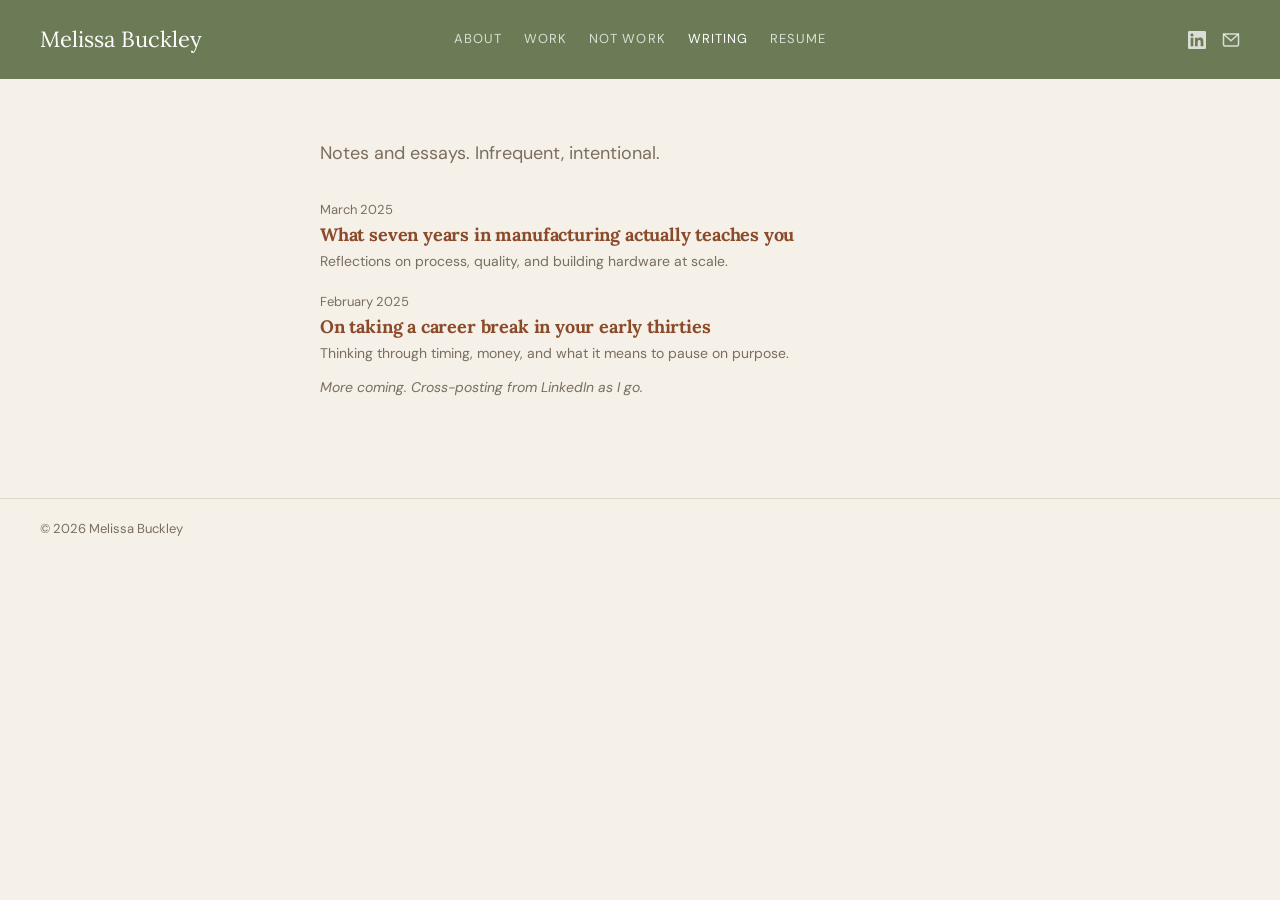
<file: pages/writing.html>
<!DOCTYPE html>
<html lang="en">
  <head>
    <meta charset="UTF-8" />
    <meta name="viewport" content="width=device-width, initial-scale=1" />
    <title>Melissa Buckley — Writing</title>
    <meta
      name="description"
      content="Writing by Melissa Buckley — notes and essays on engineering, career breaks, and more."
    />
    <link
      href="https://fonts.googleapis.com/css2?family=Lora:ital,wght@0,400;0,500;1,400&family=DM+Sans:wght@300;400;500&display=swap"
      rel="stylesheet"
    />
    <link rel="stylesheet" href="../css/style.css" />
  </head>
  <body>
    <header class="site-header">
      <div class="container nav-container">
        <a class="nav-brand" href="about.html">Melissa Buckley</a>
        <nav class="nav-links">
          <a href="about.html">About</a>
          <a href="work.html">Work</a>
          <a href="not-work.html">Not Work</a>
          <a href="writing.html">Writing</a>
          <a href="resume.html">Resume</a>
        </nav>
        <div class="nav-icons">
          <a href="https://www.linkedin.com/in/melissa-buckley-05/" target="_blank" rel="noreferrer" aria-label="LinkedIn">
            <svg width="18" height="18" viewBox="0 0 24 24" fill="currentColor"><path d="M20.447 20.452h-3.554v-5.569c0-1.328-.027-3.037-1.852-3.037-1.853 0-2.136 1.445-2.136 2.939v5.667H9.351V9h3.414v1.561h.046c.477-.9 1.637-1.85 3.37-1.85 3.601 0 4.267 2.37 4.267 5.455v6.286zM5.337 7.433c-1.144 0-2.063-.926-2.063-2.065 0-1.138.92-2.063 2.063-2.063 1.14 0 2.064.925 2.064 2.063 0 1.139-.925 2.065-2.064 2.065zm1.782 13.019H3.555V9h3.564v11.452zM22.225 0H1.771C.792 0 0 .774 0 1.729v20.542C0 23.227.792 24 1.771 24h20.451C23.2 24 24 23.227 24 22.271V1.729C24 .774 23.2 0 22.222 0h.003z"/></svg>
          </a>
          <a href="mailto:melbuckley05@gmail.com" aria-label="Email">
            <svg width="18" height="18" viewBox="0 0 24 24" fill="none" stroke="currentColor" stroke-width="2" stroke-linecap="round" stroke-linejoin="round"><rect x="2" y="4" width="20" height="16" rx="2"/><polyline points="2,4 12,13 22,4"/></svg>
          </a>
        </div>
      </div>
    </header>

    <main>
      <section>
        <div class="container">
          <p class="page-subtitle" style="margin-bottom: 32px;">
            Notes and essays. Infrequent, intentional.
          </p>
          <div class="post-list">
            <!-- PLACEHOLDER — replace with real posts -->
            <article>
              <div class="post-date">March 2025</div>
              <h3 class="post-title">
                <a href="#">What seven years in manufacturing actually teaches you</a>
              </h3>
              <p class="post-description">
                Reflections on process, quality, and building hardware at scale.
              </p>
            </article>

            <article>
              <div class="post-date">February 2025</div>
              <h3 class="post-title">
                <a href="#">On taking a career break in your early thirties</a>
              </h3>
              <p class="post-description">
                Thinking through timing, money, and what it means to pause on
                purpose.
              </p>
            </article>
          </div>

          <p class="empty-note">
            More coming. Cross-posting from LinkedIn as I go.
          </p>
        </div>
      </section>
    </main>

    <footer class="site-footer">
      <div class="container footer-content">
        <span>© 2026 Melissa Buckley</span>
      </div>
    </footer>

    <script src="../js/main.js"></script>
  </body>
</html>
</file>
<file: css/style.css>
/* ── Reset ── */
*,
*::before,
*::after {
  box-sizing: border-box;
  margin: 0;
  padding: 0;
}

body {
  min-height: 100vh;
}

/* ── Tokens ── */
:root {
  --color-bg: #F5F0E8;
  --color-surface: #EDE8DE;
  --color-text: #2A2118;
  --color-text-muted: #7A6E5F;
  --color-accent: #8B4A2A;
  --color-accent-soft: #D4956A;
  --color-border: #C8BFB0;
  --color-border-soft: #DDD8CE;

  --font-display: 'Lora', Georgia, serif;
  --font-body: 'DM Sans', system-ui, -apple-system, BlinkMacSystemFont, sans-serif;

  --max-width: 720px;
}

/* ── Base (body, headings, links, p) ── */
html {
  scroll-behavior: smooth;
}

body {
  background: var(--color-bg);
  color: var(--color-text);
  font-family: var(--font-body);
  line-height: 1.6;
}

a {
  color: var(--color-accent);
  text-decoration: none;
}

a:hover {
  text-decoration: underline;
}

h1, h2, h3, h4 {
  font-family: var(--font-display);
  letter-spacing: -0.01em;
}

p + p {
  margin-top: 0.75rem;
}

/* ── Layout (.container, section) ── */
.container {
  max-width: var(--max-width);
  margin: 0 auto;
  padding: 0 40px;
}

main {
  padding-top: 0;
}

section {
  padding: 60px 0;
  border-top: 1px solid var(--color-border-soft);
}

main > section:first-child {
  border-top: none;
}

.section-label {
  font-family: var(--font-body);
  font-size: 11px;
  text-transform: uppercase;
  letter-spacing: 0.12em;
  color: var(--color-text-muted);
  margin-bottom: 20px;
}

/* ── Navigation ── */
.site-header {
  position: sticky;
  top: 0;
  z-index: 10;
  background: #6B7B55;
  border-bottom: none;
}

.nav-container {
  display: flex;
  align-items: center;
  justify-content: space-between;
  padding: 22px 40px;
  max-width: none;
  width: 100%;
  margin: 0;
  box-sizing: border-box;
}

.nav-brand {
  font-family: var(--font-display);
  font-size: 22px;
  color: #ffffff;
  flex: 1;
}

.nav-links {
  display: flex;
  gap: 22px;
  font-family: var(--font-body);
  font-size: 13px;
  text-transform: uppercase;
  letter-spacing: 0.08em;
}

.nav-links a {
  color: rgba(255, 255, 255, 0.75);
}

.nav-links a:hover,
.nav-links a.active {
  color: #ffffff;
  text-decoration: none;
}

.nav-icons {
  flex: 1;
  display: flex;
  justify-content: flex-end;
  align-items: center;
  gap: 16px;
}

.nav-icons a {
  color: rgba(255, 255, 255, 0.75);
  display: flex;
  align-items: center;
}

.nav-icons a:hover {
  color: #ffffff;
  text-decoration: none;
}

/* ── Hero ── */
.hero {
  padding-top: 80px;
  padding-bottom: 60px;
  border-top: none;
}

.hero-accent {
  background: color-mix(in srgb, var(--color-accent-soft) 18%, var(--color-bg));
  border-bottom: 1px solid var(--color-border-soft);
}

.hero-title {
  font-size: 44px;
  font-weight: 500;
  letter-spacing: -0.02em;
  margin-bottom: 20px;
}

.hero-subtitle {
  font-size: 18px;
  color: var(--color-text-muted);
  max-width: 520px;
}

/* ── Work items (.work-item) ── */
.work-item {
  display: grid;
  grid-template-columns: 140px 1fr;
  gap: 32px;
  padding: 24px 0;
  border-bottom: 1px solid var(--color-border-soft);
}

.work-meta-time {
  font-size: 13px;
  color: var(--color-text-muted);
}

.work-meta-place {
  font-size: 13px;
  color: var(--color-text-muted);
  margin-top: 4px;
}

.work-content h3 {
  font-size: 18px;
  margin-bottom: 8px;
}

.work-products {
  margin-top: 10px;
  font-size: 14px;
  color: var(--color-text-muted);
}

.work-products-label {
  font-weight: 500;
  color: var(--color-text);
}

.inline-link {
  display: inline-block;
  margin-top: 16px;
  font-size: 14px;
}

/* ── Work ── */
.resume-link {
  margin-top: 16px;
  font-size: 14px;
}

.work-media {
  margin-top: 14px;
}

.work-media img {
  display: block;
  width: 100%;
  height: auto;
  border-radius: 4px;
  border: 1px solid var(--color-border-soft);
}

/* ── Cards (.card, .grid) ── */
.grid {
  display: grid;
  grid-template-columns: repeat(auto-fit, minmax(280px, 1fr));
  gap: 16px;
}

.card {
  background: var(--color-surface);
  border: 1px solid var(--color-border-soft);
  border-radius: 4px;
  padding: 24px;
}

.card-label {
  font-size: 11px;
  text-transform: uppercase;
  letter-spacing: 0.12em;
  color: var(--color-text-muted);
  margin-bottom: 8px;
}

.card-title {
  font-size: 18px;
  margin-bottom: 8px;
}

.card-body {
  font-size: 14px;
  color: var(--color-text-muted);
}

/* ── Tags (.tag) ── */
.tags {
  display: flex;
  flex-wrap: wrap;
  gap: 6px;
  margin-top: 12px;
}

.tag {
  display: inline-block;
  font-size: 11px;
  border: 1px solid var(--color-border);
  border-radius: 2px;
  padding: 2px 8px;
}

/* ── Post list (.post-list) ── */
.post-list {
  display: flex;
  flex-direction: column;
  gap: 20px;
}

.post-date {
  font-size: 13px;
  color: var(--color-text-muted);
}

.post-title {
  font-size: 18px;
}

.post-description {
  font-size: 14px;
  color: var(--color-text-muted);
}

/* ── About Lower Section ── */
.about-lower {
  width: 100%;
  box-sizing: border-box;
  padding: 0 56px 0 60px;
}

/* ── About Summary (Work / Education / Site Updates) ── */
.about-summary-grid {
  display: grid;
  grid-template-columns: 1fr 1fr;
  gap: 48px;
}

.about-summary-heading {
  font-family: var(--font-display);
  font-size: 20px;
  font-weight: 500;
  color: var(--color-text);
  margin-top: 0;
  margin-bottom: 16px;
}

.about-summary-list {
  display: flex;
  flex-direction: column;
  gap: 0;
}

.about-summary-item {
  padding: 12px 0;
  border-bottom: 1px solid var(--color-border-soft);
}

.about-summary-item:first-child {
  border-top: 1px solid var(--color-border-soft);
}

.about-summary-meta {
  display: flex;
  justify-content: space-between;
  align-items: baseline;
  gap: 12px;
}

.about-summary-company {
  font-weight: 500;
  font-size: 15.5px;
  color: var(--color-text);
}

.about-summary-date {
  font-weight: 400;
  font-size: 14px;
  color: var(--color-text-muted);
  white-space: nowrap;
}

.about-summary-role {
  font-size: 14.5px;
  color: var(--color-text-muted);
  margin-top: 3px;
}

.about-updates {
  font-size: 14.5px;
  color: var(--color-text-muted);
  gap: 6px;
}

.about-summary-heading-standalone {
  margin-top: 40px;
}

/* ── Footer ── */
.site-footer {
  border-top: 1px solid var(--color-border-soft);
  padding: 20px 0 30px;
  margin-top: 40px;
}

.site-footer .container {
  max-width: none;
  margin: 0;
}

.footer-content {
  display: flex;
  align-items: center;
  justify-content: flex-start;
  font-size: 13px;
  color: var(--color-text-muted);
}

/* ── Utilities ── */
.page-header {
  padding-top: 60px;
  padding-bottom: 20px;
  border-top: none;
}

.page-header h1 {
  font-size: 32px;
  margin-bottom: 12px;
}

.page-subtitle {
  font-size: 18px;
  color: var(--color-text-muted);
}

.empty-note {
  font-style: italic;
  font-size: 14px;
  color: var(--color-text-muted);
  margin-top: 12px;
}

/* ── About Hero (Pall-style) ── */
.about-hero {
  display: grid;
  grid-template-columns: 1fr 1fr;
  align-items: start;
  padding: 0 !important;
  border-top: none !important;
}

.about-hero-content {
  padding: 72px 28px 72px 60px;
  display: flex;
  flex-direction: column;
  justify-content: flex-start;
}

.about-hero-title {
  font-family: var(--font-display);
  font-size: 42px;
  font-weight: 500;
  letter-spacing: -0.02em;
  margin-bottom: 28px;
  line-height: 1.15;
}

.about-hero-content p {
  font-size: 15.5px;
  line-height: 1.75;
  color: var(--color-text);
}

.about-hero-content p + p {
  margin-top: 1rem;
}

.about-hero-contact {
  margin-top: 36px;
  display: flex;
  gap: 20px;
}

.about-hero-contact a {
  font-size: 14px;
  color: var(--color-accent);
}

.about-hero-photo {
  display: flex;
  align-items: flex-start;
  justify-content: flex-start;
  padding: 72px 40px 72px 56px;
  background: var(--color-bg);
}

.about-hero-photo img {
  width: 92%;
  height: auto;
  object-fit: contain;
  display: block;
  border-radius: 8px;
  border: none;
}

@media (max-width: 768px) {
  .about-hero {
    grid-template-columns: 1fr;
  }

  .about-hero-photo {
    order: -1;
    padding: 40px 40px 0 40px;
    justify-content: center;
  }

  .about-hero-photo img {
    width: 60%;
  }

  .about-hero-content {
    padding: 40px 40px 60px 40px;
  }
}

@media (max-width: 640px) {
  .about-lower {
    padding: 0 20px;
  }

  .about-summary-grid {
    grid-template-columns: 1fr;
    gap: 0;
  }

  .about-summary-grid > div + div .about-summary-heading {
    margin-top: 40px;
  }

  .container {
    padding: 0 20px;
  }

  .nav-container {
    padding: 12px 20px;
  }

  .hero-title {
    font-size: 34px;
  }

  .work-item {
    grid-template-columns: 1fr;
  }

  .nav-icons {
    display: none;
  }
}
</file>
